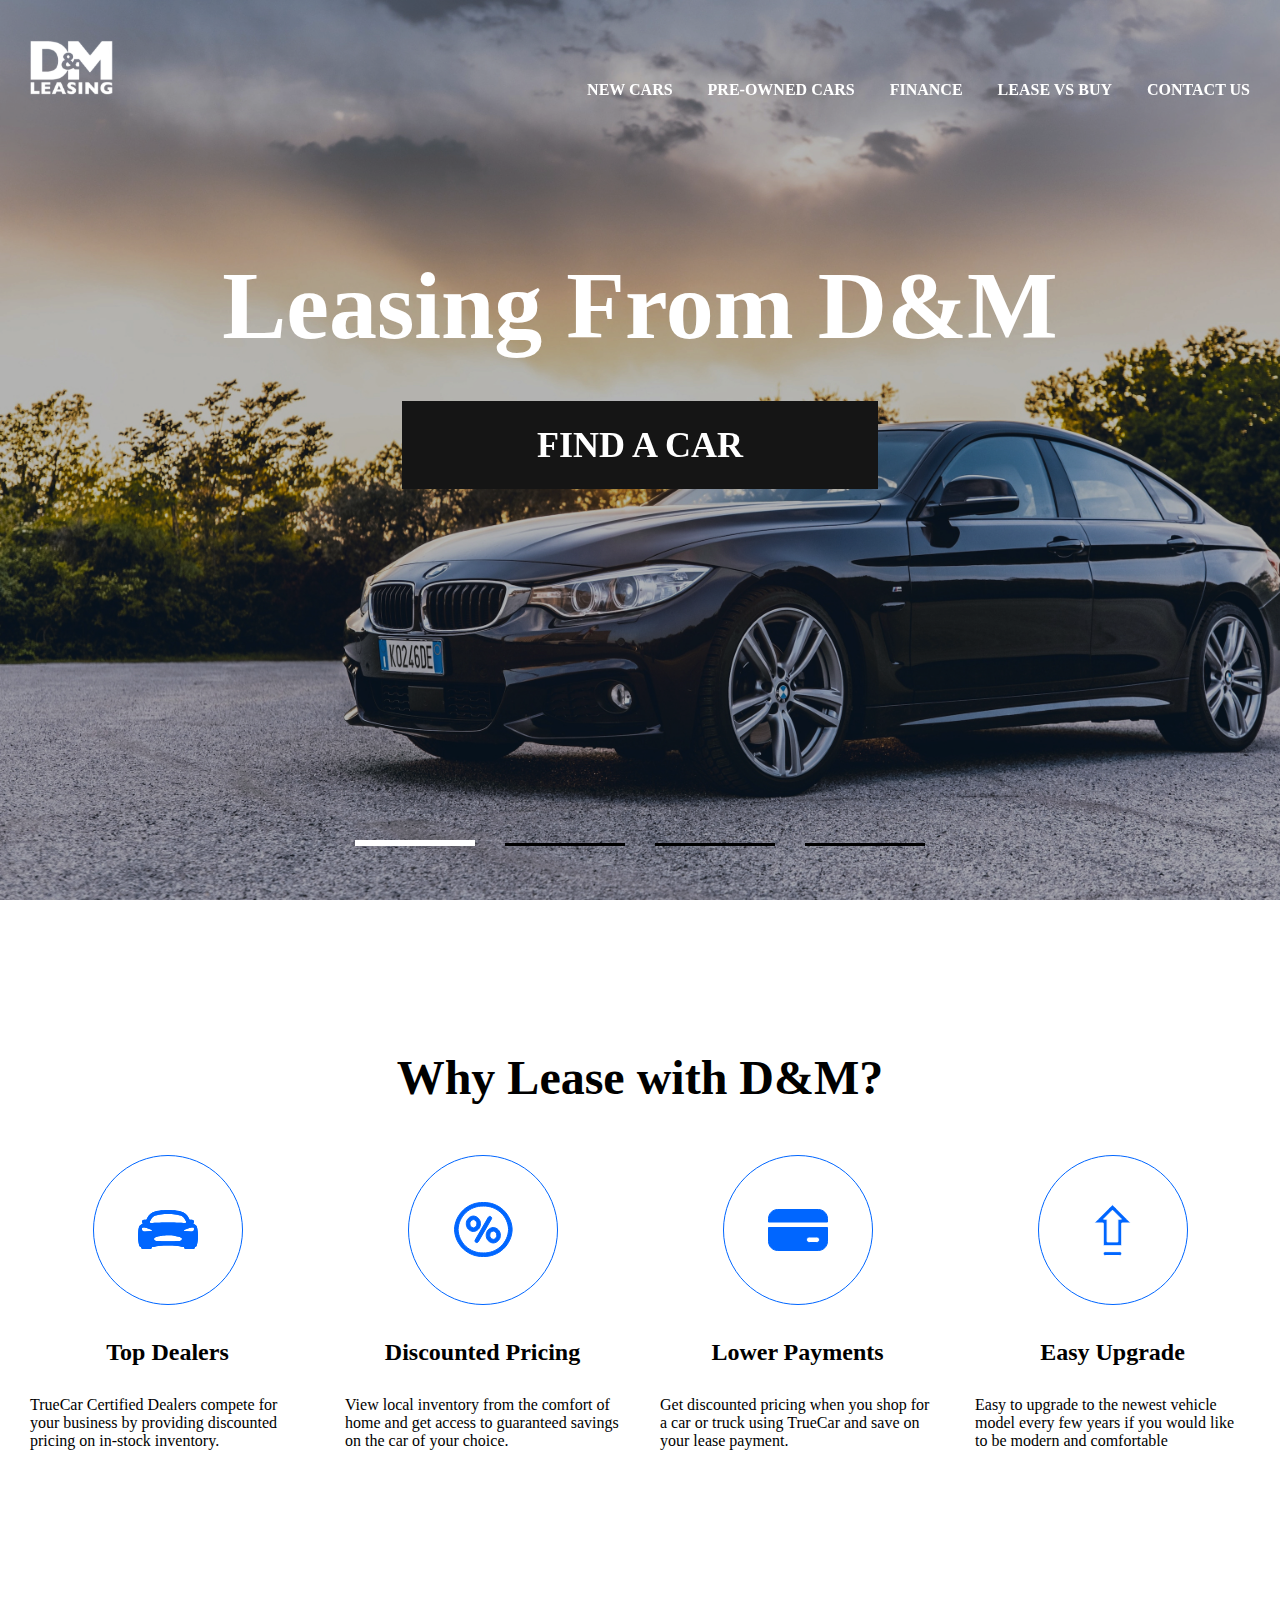
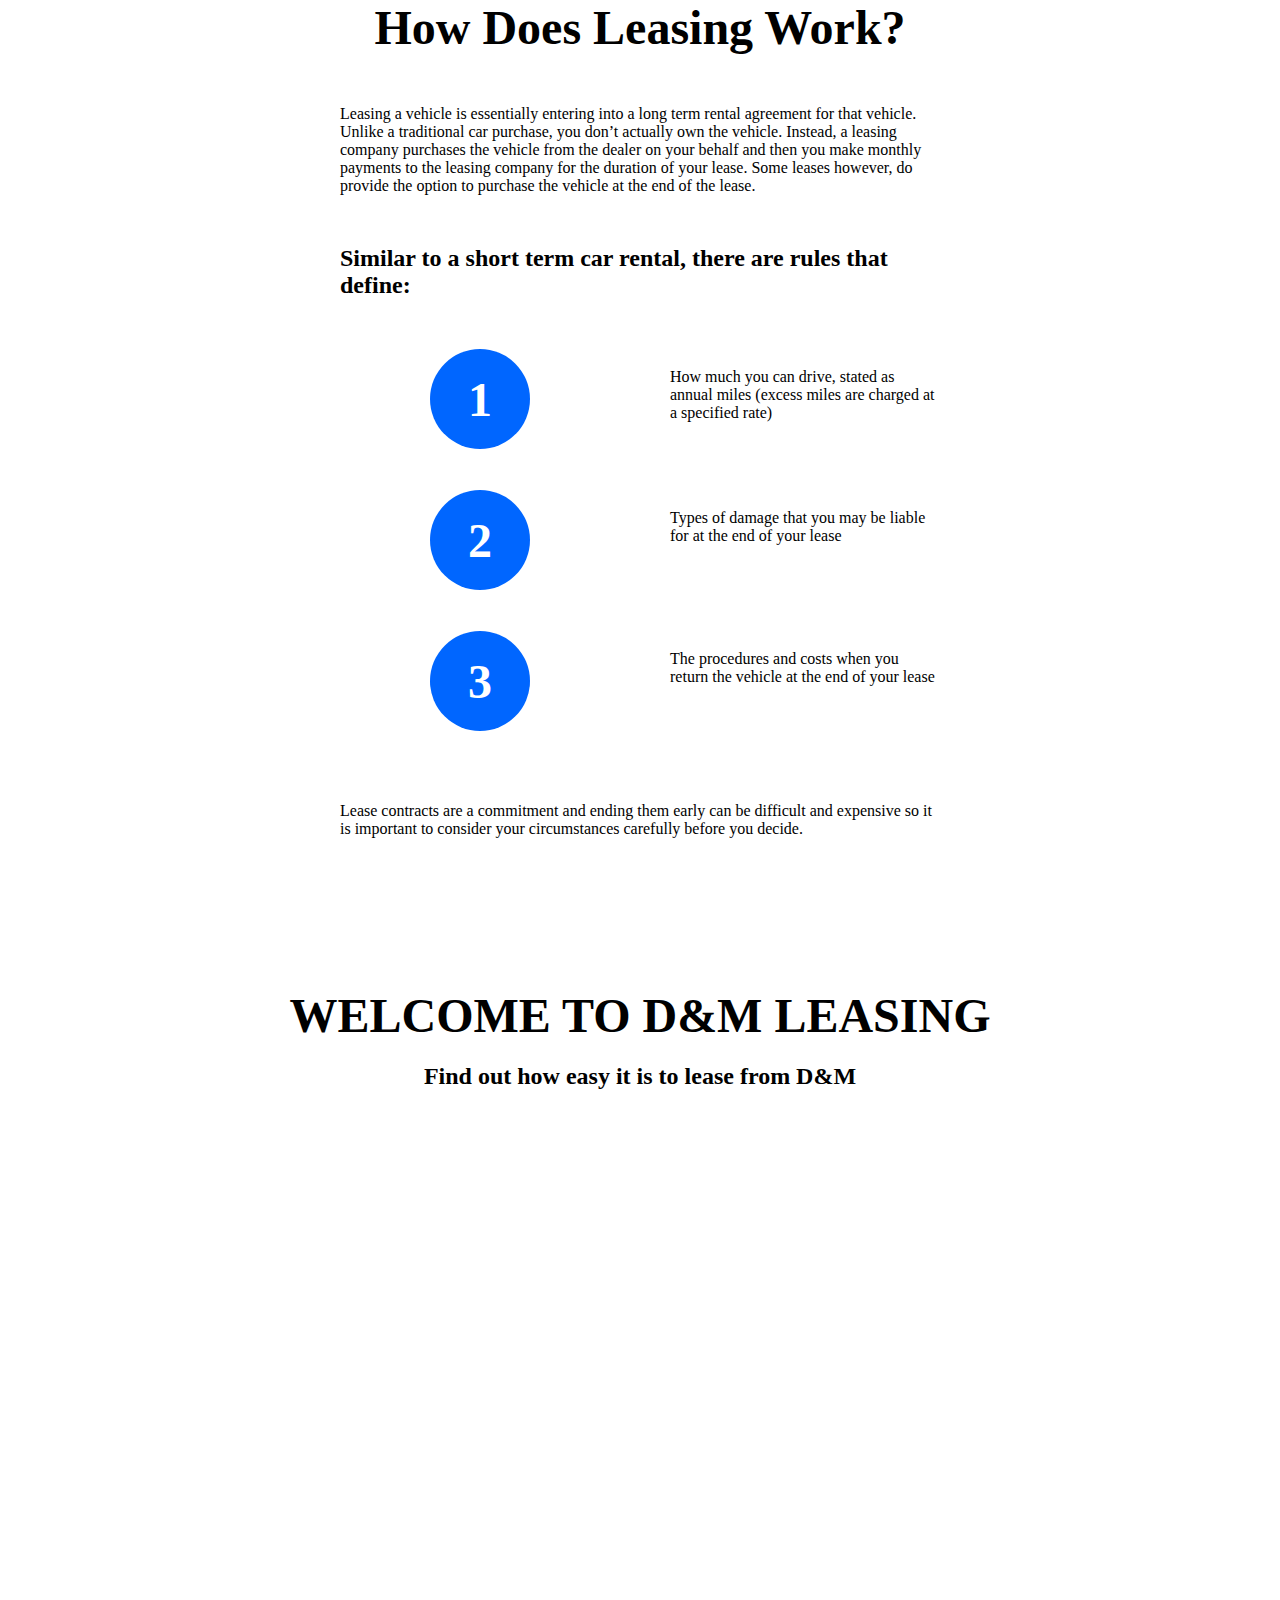
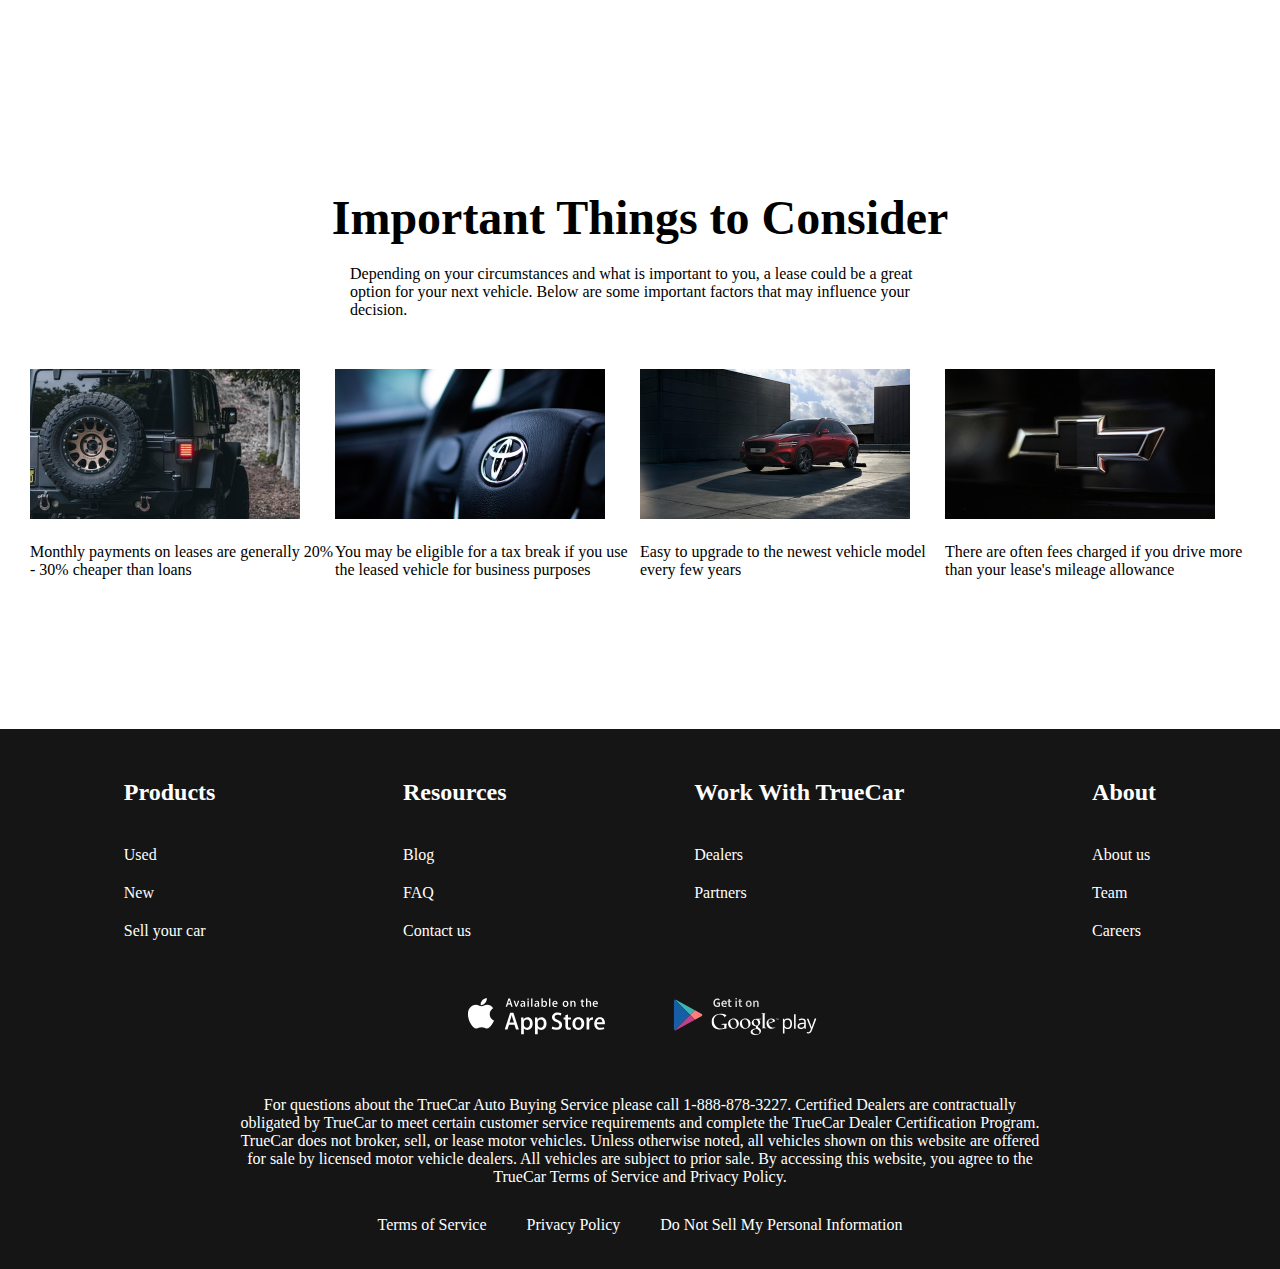
<file: lease cars/index.html>
<!DOCTYPE html>
<html lang="en">

<head>
    <meta charset="UTF-8">
    <meta http-equiv="X-UA-Compatible" content="IE=edge">
    <meta name="viewport" content="width=device-width, initial-scale=1.0">
    <title>Document</title>
    <link rel="preconnect" href="https://fonts.googleapis.com">
    <link rel="preconnect" href="https://fonts.gstatic.com" crossorigin>
    <link href="https://fonts.googleapis.com/css2?family=Inter:wght@400;700&display=swap" rel="stylesheet">
    <link rel="stylesheet" href="https://cdn.jsdelivr.net/npm/swiper@10/swiper-bundle.min.css">
    <link rel="stylesheet" href="css/style.css">
</head>

<body>
    <div class="wrapper">
        <header class="header header-main">
            <div class="container">
                <div class="header__inner">
                    <a href="index.html" class="logo">
                        <img class="logo__img" src="images/logo.svg" alt="">
                    </a>
                    <nav class="menu">
                        <button class="menu__btn">
                            <span></span>
                            <span></span>
                            <span></span>
                        </button>
                        <ul class="menu__list">
                            <li class="menu__list-item">
                                <a href="new-cars.html" class="menu__list-link">NEW CARS</a>
                            </li>
                            <li class="menu__list-item">
                                <a href="#" class="menu__list-link">PRE-OWNED CARS</a>
                            </li>
                            <li class="menu__list-item">
                                <a href="#" class="menu__list-link">FINANCE</a>
                            </li>
                            <li class="menu__list-item">
                                <a href="#" class="menu__list-link">LEASE VS BUY</a>
                            </li>
                            <li class="menu__list-item">
                                <a href="contacts.html" class="menu__list-link">CONTACT US</a>
                            </li>
                        </ul>
                    </nav>
                </div>
            </div>
        </header>
        <main class="main">
            <section class="top">
                <div class="container">
                    <h1 class="title">Leasing From D&M</h1>
                    <a href="new-cars.html" class="top__link">FIND A CAR</a>
                </div>
            </section>
            <div class="slider">
                <div class="swiper">
                    <div class="swiper-wrapper">
                        <div class="swiper-slide" style="background-image: url(images/slide-1.jpg);"></div>
                        <div class="swiper-slide" style="background-image: url(images/slide-1.jpg);"></div>
                        <div class="swiper-slide" style="background-image: url(images/slide-1.jpg);"></div>
                        <div class="swiper-slide" style="background-image: url(images/slide-1.jpg);"></div>
                    </div>
                    <div class="swiper-pagination"></div>
                </div>
            </div>
            <sectin class="why-lease">
                <div class="container">
                    <h2 class="section-title why-title">
                        Why Lease with D&M?
                    </h2>
                    <ul class="why-lease__list">
                        <li class="why-lease__item">
                            <img class="why-lease__item-img" src="images/why-lease-1.svg" alt="">
                            <h3 class="why-lease__title">
                                Top Dealers
                            </h3>
                            <p class="why-lease__item-text">
                                TrueCar Certified Dealers compete for your business by providing discounted pricing on
                                in-stock inventory.
                            </p>
                        </li>
                        <li class="why-lease__item">
                            <img class="why-lease__item-img" src="images/why-lease-2.svg" alt="">
                            <h3 class="why-lease__title">
                                Discounted Pricing
                            </h3>
                            <p class="why-lease__item-text">
                                View local inventory from the comfort of home and get access to guaranteed savings on
                                the car of your choice.
                            </p>
                        </li>
                        <li class="why-lease__item">
                            <img class="why-lease__item-img" src="images/why-lease-3.svg" alt="">
                            <h3 class="why-lease__title">
                                Lower Payments
                            </h3>
                            <p class="why-lease__item-text">
                                Get discounted pricing when you shop for a car or truck using TrueCar and save on your
                                lease payment.
                            </p>
                        </li>
                        <li class="why-lease__item">
                            <img class="why-lease__item-img" src="images/why-lease-4.svg" alt="">
                            <h3 class="why-lease__title">
                                Easy Upgrade
                            </h3>
                            <p class="why-lease__item-text">
                                Easy to upgrade to the newest vehicle model every few years if you would like to be
                                modern and comfortable
                            </p>
                        </li>
                    </ul>
                </div>
            </sectin>
            <section class="how-does">
                <div class="container">
                    <div class="how-does__inner">
                        <h2 class="section-title how-title">
                            How Does Leasing Work?
                        </h2>
                        <p class="how-does__text">
                            Leasing a vehicle is essentially entering into a long term rental agreement for that vehicle. Unlike a traditional car purchase, you don’t actually own the vehicle. Instead, a leasing company purchases the vehicle from the dealer on your behalf and then you make monthly payments to the leasing company for the duration of your lease. Some leases however, do provide the option to purchase the vehicle at the end of the lease.
                        </p>
                        <h4 class="how__does-title">Similar to a short term car rental, there are rules that define:</h4>
                        <ol class="how__does-list">
                            <li class="how__does-item">How much you can drive, stated as annual miles (excess miles are charged at a specified rate)</li>
                            <li class="how__does-item">Types of damage that you may be liable for at the end of your lease</li>
                            <li class="how__does-item">The procedures and costs when you return the vehicle at the end of your lease</li>
                        </ol>                        
                        <p class="how-does__text">
                            Lease contracts are a commitment and ending them early can be difficult and expensive so it is important to consider your circumstances carefully before you decide.
                        </p>
                    </div>
                </div>
            </section>
            <section class="video">
                <div class="container">
                    <h2 class="section-title video__title">WELCOME TO D&M LEASING</h2>
                    <p class="video__text">Find out how easy it is to lease from D&M</p>
                    <iframe class="video__content" width="1000" height="500" src="https://www.youtube.com/embed/ND0RQFNnYRM?controls=0" title="YouTube video player" frameborder="0" allow="accelerometer; autoplay; clipboard-write; encrypted-media; gyroscope; picture-in-picture; web-share" allowfullscreen></iframe>
                </div>
            </section>
            <section class="important">
                <div class="container">
                    <h2 class="section-title important-title">Important Things to Consider</h2>
                    <p class="important__text"> Depending on your circumstances and what is important to you, a lease could be a great option for your next vehicle. Below are some important factors that may influence your decision.</p>
                    <ul class="important__list">
                        <li class="important__item">
                            <img class="important__item-img" src="images/imp-1.jpg" alt="">
                            <p class="important__item-text">Monthly payments on leases are generally 20% - 30% cheaper than loans</p>
                        </li>
                        <li class="important__item">
                            <img class="important__item-img" src="images/imp-2.jpg" alt="">
                            <p class="important__item-text">You may be eligible for a tax break if you use the leased vehicle for business purposes</p>
                        </li>
                        <li class="important__item">
                            <img class="important__item-img" src="images/imp-3.jpg" alt="">
                            <p class="important__item-text">Easy to upgrade to the newest vehicle model every few years</p>
                        </li>
                        <li class="important__item">
                            <img class="important__item-img" src="images/imp-4.jpg" alt="">
                            <p class="important__item-text">There are often fees charged if you drive more than your lease's mileage allowance</p>
                        </li>
                    </ul>
                </div>
            </section>
        </main>
        <footer class="footer">
            <div class="container">
                <nav class="footer__menu">
                    <ul class="footer__menu-list">
                        <li class="footer__menu-item">
                            <p class="footer__menu-title">Products</p>
                        </li>
                        <li class="footer__menu-item"><a href="#" class="footer__menu-link">Used</a></li>
                        <li class="footer__menu-item"><a href="#" class="footer__menu-link">New</a></li>
                        <li class="footer__menu-item"><a href="#" class="footer__menu-link">Sell your car</a></li>
                    </ul>
                    <ul class="footer__menu-list">
                        <li class="footer__menu-item">
                            <p class="footer__menu-title">Resources</p>
                        </li>
                        <li class="footer__menu-item"><a href="#" class="footer__menu-link">Blog</a></li>
                        <li class="footer__menu-item"><a href="#" class="footer__menu-link">FAQ</a></li>
                        <li class="footer__menu-item"><a href="#" class="footer__menu-link">Contact us</a></li>
                    </ul>
                    <ul class="footer__menu-list">
                        <li class="footer__menu-item">
                            <p class="footer__menu-title">Work With TrueCar</p>
                        </li>
                        <li class="footer__menu-item"><a href="#" class="footer__menu-link">Dealers</a></li>
                        <li class="footer__menu-item"><a href="#" class="footer__menu-link">Partners</a></li>
                    </ul>
                    <ul class="footer__menu-list">
                        <li class="footer__menu-item">
                            <p class="footer__menu-title">About</p>
                        </li>
                        <li class="footer__menu-item"><a href="#" class="footer__menu-link">About us</a></li>
                        <li class="footer__menu-item"><a href="#" class="footer__menu-link">Team</a></li>
                        <li class="footer__menu-item"><a href="#" class="footer__menu-link">Careers</a></li>
                    </ul>
                </nav>
                <ul class="app">
                    <li class="app__item">
                        <a href="#" class="app__item-link">
                            <img class="app__item-img" src="images/appstore.svg" alt="">
                        </a>
                    </li>
                    <li class="app__item">
                        <a href="#" class="app__item-link">
                            <img class="app__item-img" src="images/googleplay.svg" alt="">
                        </a>
                    </li>
                </ul>
                <div class="footer__copy">
                    <p class="footer__copy-text">
                        For questions about the TrueCar Auto Buying Service please call 1-888-878-3227.
                        Certified Dealers are contractually obligated by TrueCar to meet certain customer service
                        requirements and complete the TrueCar Dealer Certification Program.
                    </p>
                    <p class="footer__copy-text">
                        TrueCar does not broker, sell, or lease motor vehicles. Unless otherwise noted, all vehicles
                        shown on this website are offered for sale by licensed motor vehicle dealers. All vehicles are
                        subject to prior sale. By accessing this website, you agree to the TrueCar Terms of Service and
                        Privacy Policy.
                    </p>
                </div>
                <nav class="copy__nav">
                    <ul class="copy__nav-list">
                        <li class="copy__nav-item"><a href="#" class="copy__nav-link">Terms of Service</a></li>
                        <li class="copy__nav-item"><a href="#" class="copy__nav-link">Privacy Policy</a></li>
                        <li class="copy__nav-item"><a href="#" class="copy__nav-link">Do Not Sell My Personal
                                Information</a></li>

                    </ul>
                </nav>
            </div>
        </footer>
    </div>
    <script src="https://cdn.jsdelivr.net/npm/swiper@10/swiper-bundle.min.js"></script>
    <script src="js/main.js"></script>
</body>

</html>
</file>
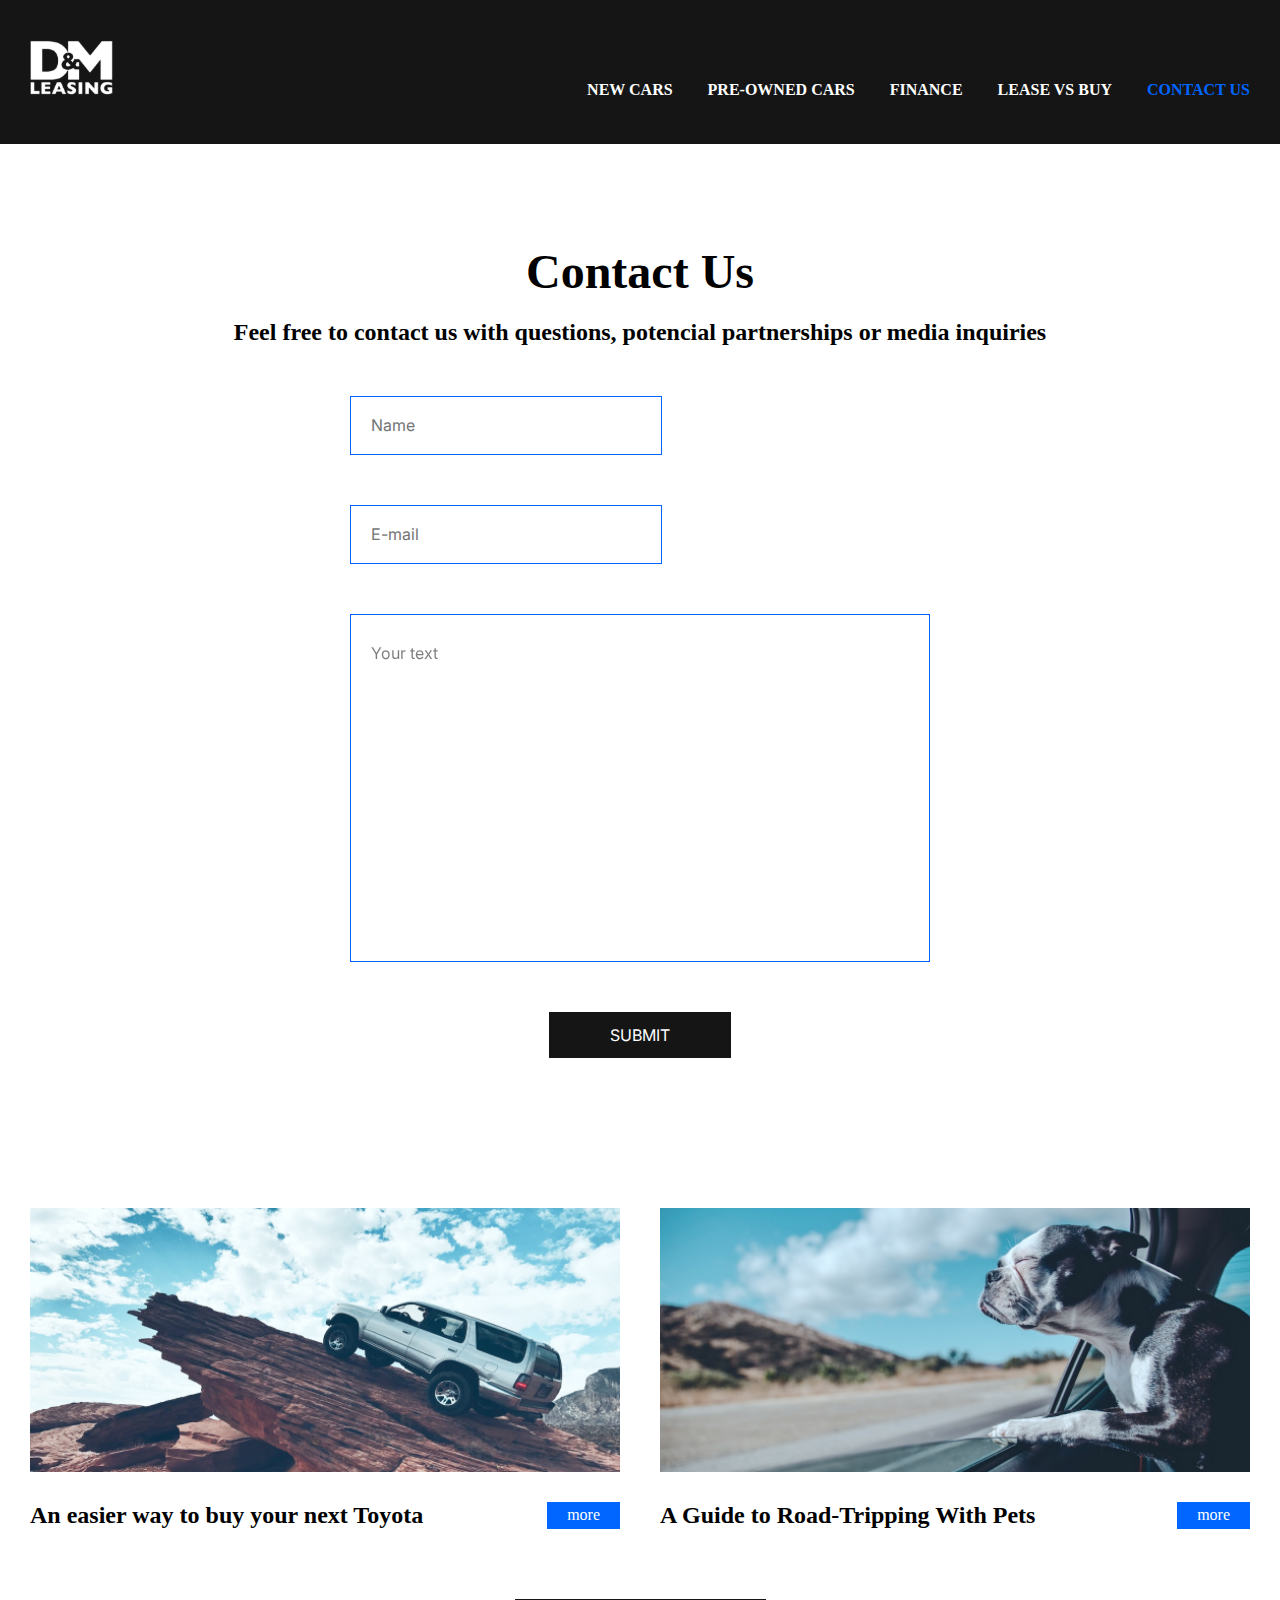
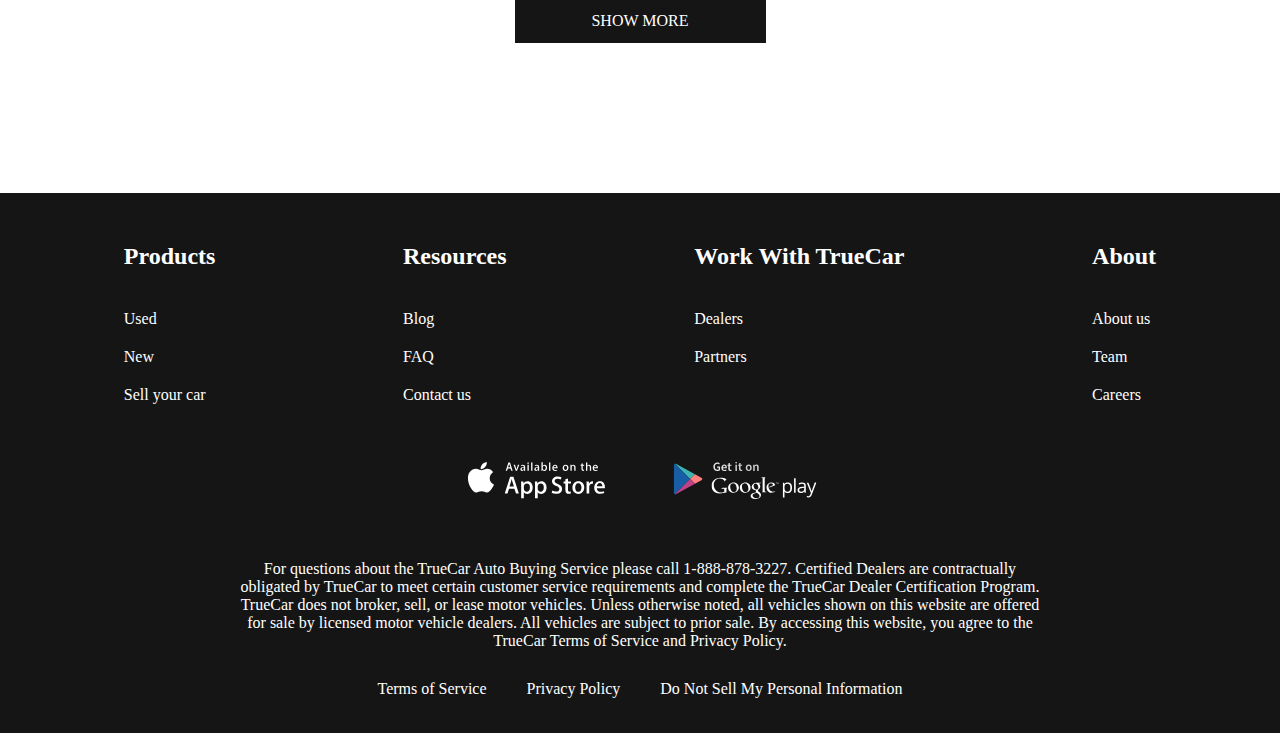
<file: lease cars/contacts.html>
<!DOCTYPE html>
<html lang="en">
<head>
    <meta charset="UTF-8">
    <meta http-equiv="X-UA-Compatible" content="IE=edge">
    <meta name="viewport" content="width=device-width, initial-scale=1.0">
    <title>Document</title>
    <link rel="preconnect" href="https://fonts.googleapis.com">
    <link rel="preconnect" href="https://fonts.gstatic.com" crossorigin>
    <link href="https://fonts.googleapis.com/css2?family=Inter:wght@400;700&display=swap" rel="stylesheet">
    <link rel="stylesheet" href="css/style.css">
</head>
<body>
    <div class="wrapper">
        <header class="header">
            <div class="container">
                <div class="header__inner">
                    <a href="index.html" class="logo">
                        <img class="logo__img" src="images/logo.svg" alt="">
                    </a>
                    <nav class="menu">
                        <button class="menu__btn">
                            <span></span>
                            <span></span>
                            <span></span>
                        </button>
                        <ul class="menu__list">
                            <li class="menu__list-item">
                                <a href="new-cars.html" class="menu__list-link">NEW CARS</a>
                            </li>
                            <li class="menu__list-item">
                                <a href="#" class="menu__list-link">PRE-OWNED CARS</a>
                            </li>
                            <li class="menu__list-item">
                                <a href="#" class="menu__list-link">FINANCE</a>
                            </li>
                            <li class="menu__list-item">
                                <a href="#" class="menu__list-link">LEASE VS BUY</a>
                            </li>
                            <li class="menu__list-item">
                                <a href="#" class="menu__list-link menu__list-link--active">CONTACT US</a>
                            </li>
                        </ul>
                    </nav>
                </div>
            </div>
        </header>
        <main class="main">
            <section class="contacts">
                <div class="container">
                    <h2 class="section-title contacts__title">Contact Us</h2>
                    <p class="contacts__text">Feel free to contact us with questions, potencial partnerships or media inquiries</p>
                    <form action="" class="form">
                        <input type="text" class="form__input" placeholder="Name">
                        <input type="email" class="form__input" placeholder="E-mail">
                        <textarea name="" id="" cols="30" rows="10" class="form__textarea" placeholder="Your text"></textarea>
                        <button class="form__btn" type="submit">SUBMIT</button>
                    </form>
                </div>
            </section>
            <section class="blog">
                <div class="container">
                    <div class="blog__items">
                        <div class="blog__item">
                            <img src="images/blog-1.jpg" alt="" class="blog__item-img">
                            <h4 class="blog__item-title">An easier way to buy your next Toyota</h4>
                            <a href="" class="blog__item-link">more</a>
                        </div>
                        <div class="blog__item">
                            <img src="images/blog-2.jpg" alt="" class="blog__item-img">
                            <h4 class="blog__item-title">A Guide to Road-Tripping With Pets</h4>
                            <a href="" class="blog__item-link">more</a>
                        </div>
                    </div>
                    <a href="#" class="showmore-link">SHOW MORE</a>
                </div>
            </section>
        </main>
        <footer class="footer">
            <div class="container">
                <nav class="footer__menu">
                    <ul class="footer__menu-list">
                        <li class="footer__menu-item"><p class="footer__menu-title">Products</p></li>
                        <li class="footer__menu-item"><a href="#" class="footer__menu-link">Used</a></li>
                        <li class="footer__menu-item"><a href="#" class="footer__menu-link">New</a></li>
                        <li class="footer__menu-item"><a href="#" class="footer__menu-link">Sell your car</a></li>
                    </ul>
                    <ul class="footer__menu-list">
                        <li class="footer__menu-item"><p class="footer__menu-title">Resources</p></li>
                        <li class="footer__menu-item"><a href="#" class="footer__menu-link">Blog</a></li>
                        <li class="footer__menu-item"><a href="#" class="footer__menu-link">FAQ</a></li>
                        <li class="footer__menu-item"><a href="#" class="footer__menu-link">Contact us</a></li>
                    </ul>
                    <ul class="footer__menu-list">
                        <li class="footer__menu-item"><p class="footer__menu-title">Work With TrueCar</p></li>
                        <li class="footer__menu-item"><a href="#" class="footer__menu-link">Dealers</a></li>
                        <li class="footer__menu-item"><a href="#" class="footer__menu-link">Partners</a></li>
                    </ul>
                    <ul class="footer__menu-list">
                        <li class="footer__menu-item"><p class="footer__menu-title">About</p></li>
                        <li class="footer__menu-item"><a href="#" class="footer__menu-link">About us</a></li>
                        <li class="footer__menu-item"><a href="#" class="footer__menu-link">Team</a></li>
                        <li class="footer__menu-item"><a href="#" class="footer__menu-link">Careers</a></li>
                    </ul>
                </nav>
                <ul class="app">
                    <li class="app__item">
                        <a href="#" class="app__item-link">
                            <img class="app__item-img" src="images/appstore.svg" alt="">
                        </a>
                    </li>
                    <li class="app__item">
                        <a href="#" class="app__item-link">
                            <img class="app__item-img" src="images/googleplay.svg" alt="">
                        </a>
                    </li>
                </ul>
                <div class="footer__copy">
                    <p class="footer__copy-text">
                        For questions about the TrueCar Auto Buying Service please call 1-888-878-3227.
                        Certified Dealers are contractually obligated by TrueCar to meet certain customer service requirements and complete the TrueCar Dealer Certification Program.
                    </p>
                    <p class="footer__copy-text">
                        TrueCar does not broker, sell, or lease motor vehicles. Unless otherwise noted, all vehicles shown on this website are offered for sale by licensed motor vehicle dealers. All vehicles are subject to prior sale. By accessing this website, you agree to the TrueCar  Terms of Service and Privacy Policy.
                    </p>
                </div>
                <nav class="copy__nav">
                    <ul class="copy__nav-list">
                        <li class="copy__nav-item"><a href="#" class="copy__nav-link">Terms of Service</a></li>
                        <li class="copy__nav-item"><a href="#" class="copy__nav-link">Privacy Policy</a></li>
                        <li class="copy__nav-item"><a href="#" class="copy__nav-link">Do Not Sell My Personal Information</a></li>

                    </ul>
                </nav>
            </div>
        </footer>
    </div>
    <script src="js/main.js"></script>
</body>
</html>
</file>
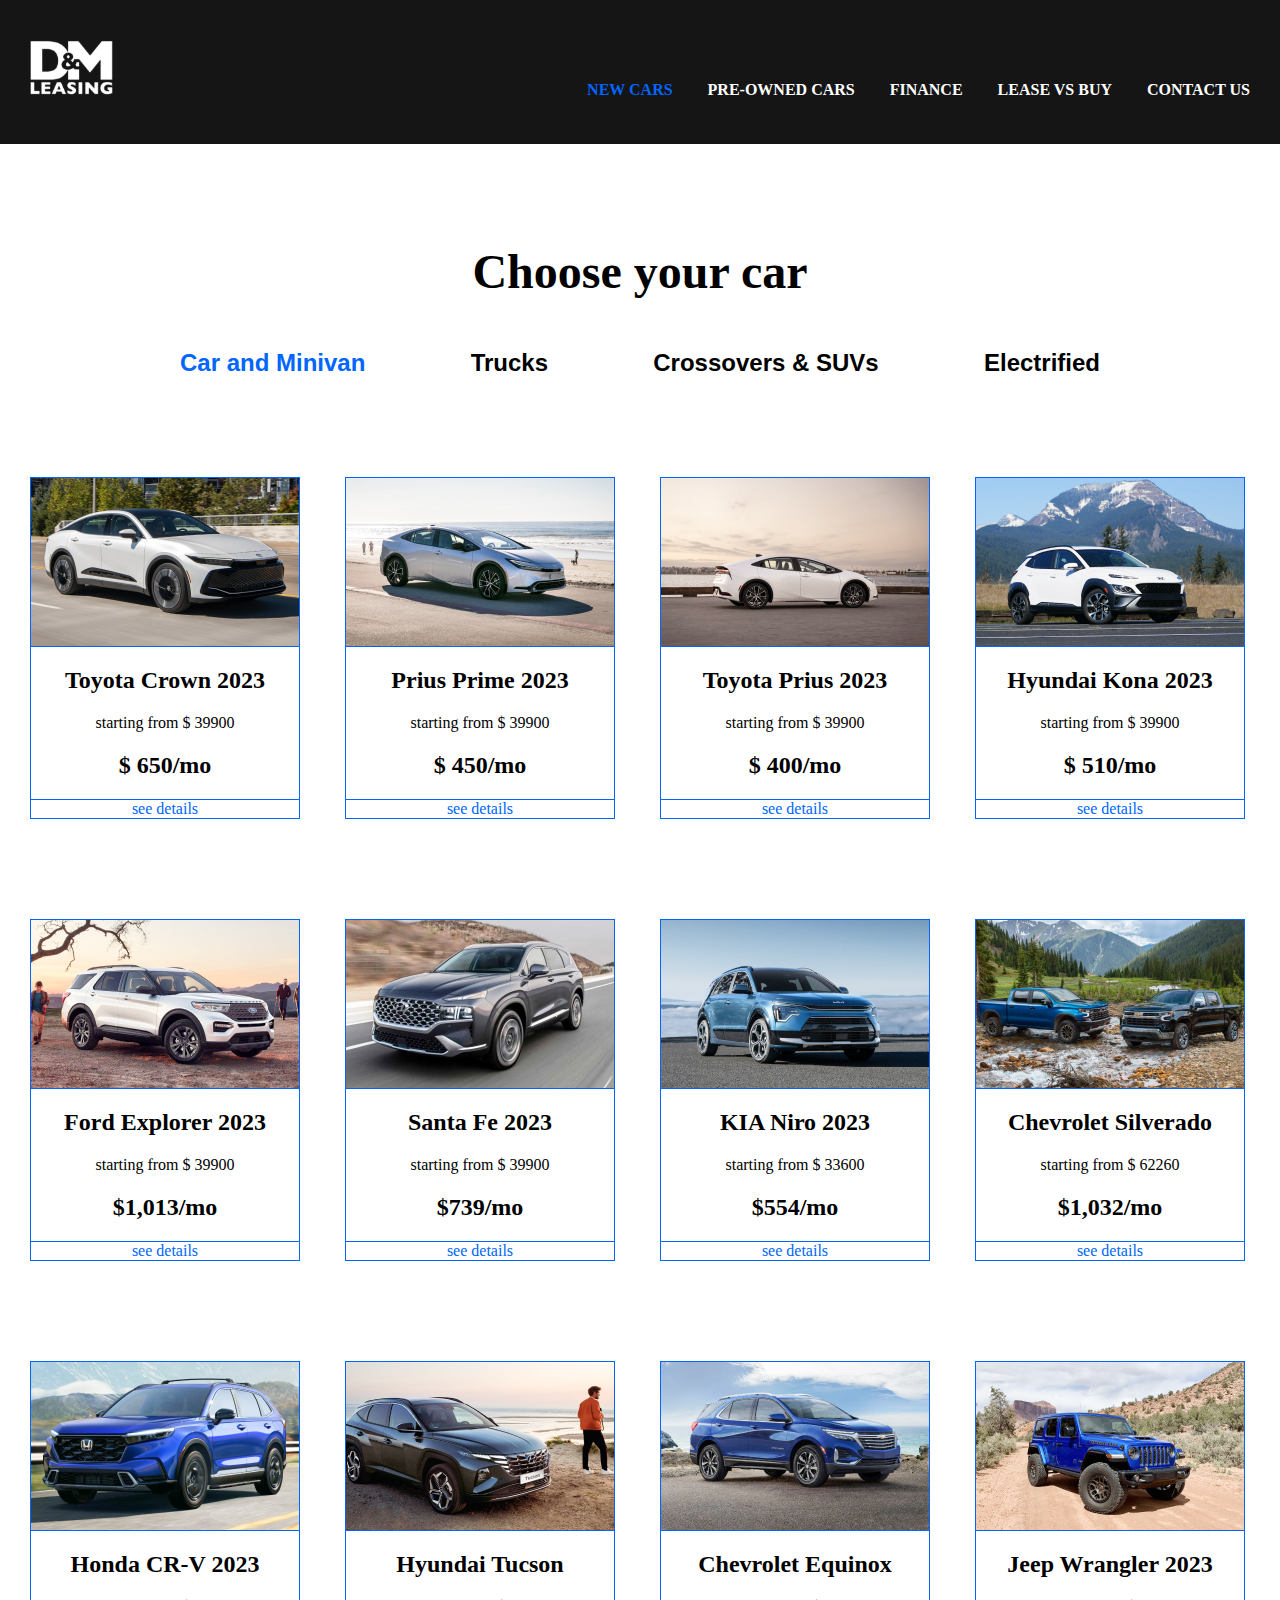
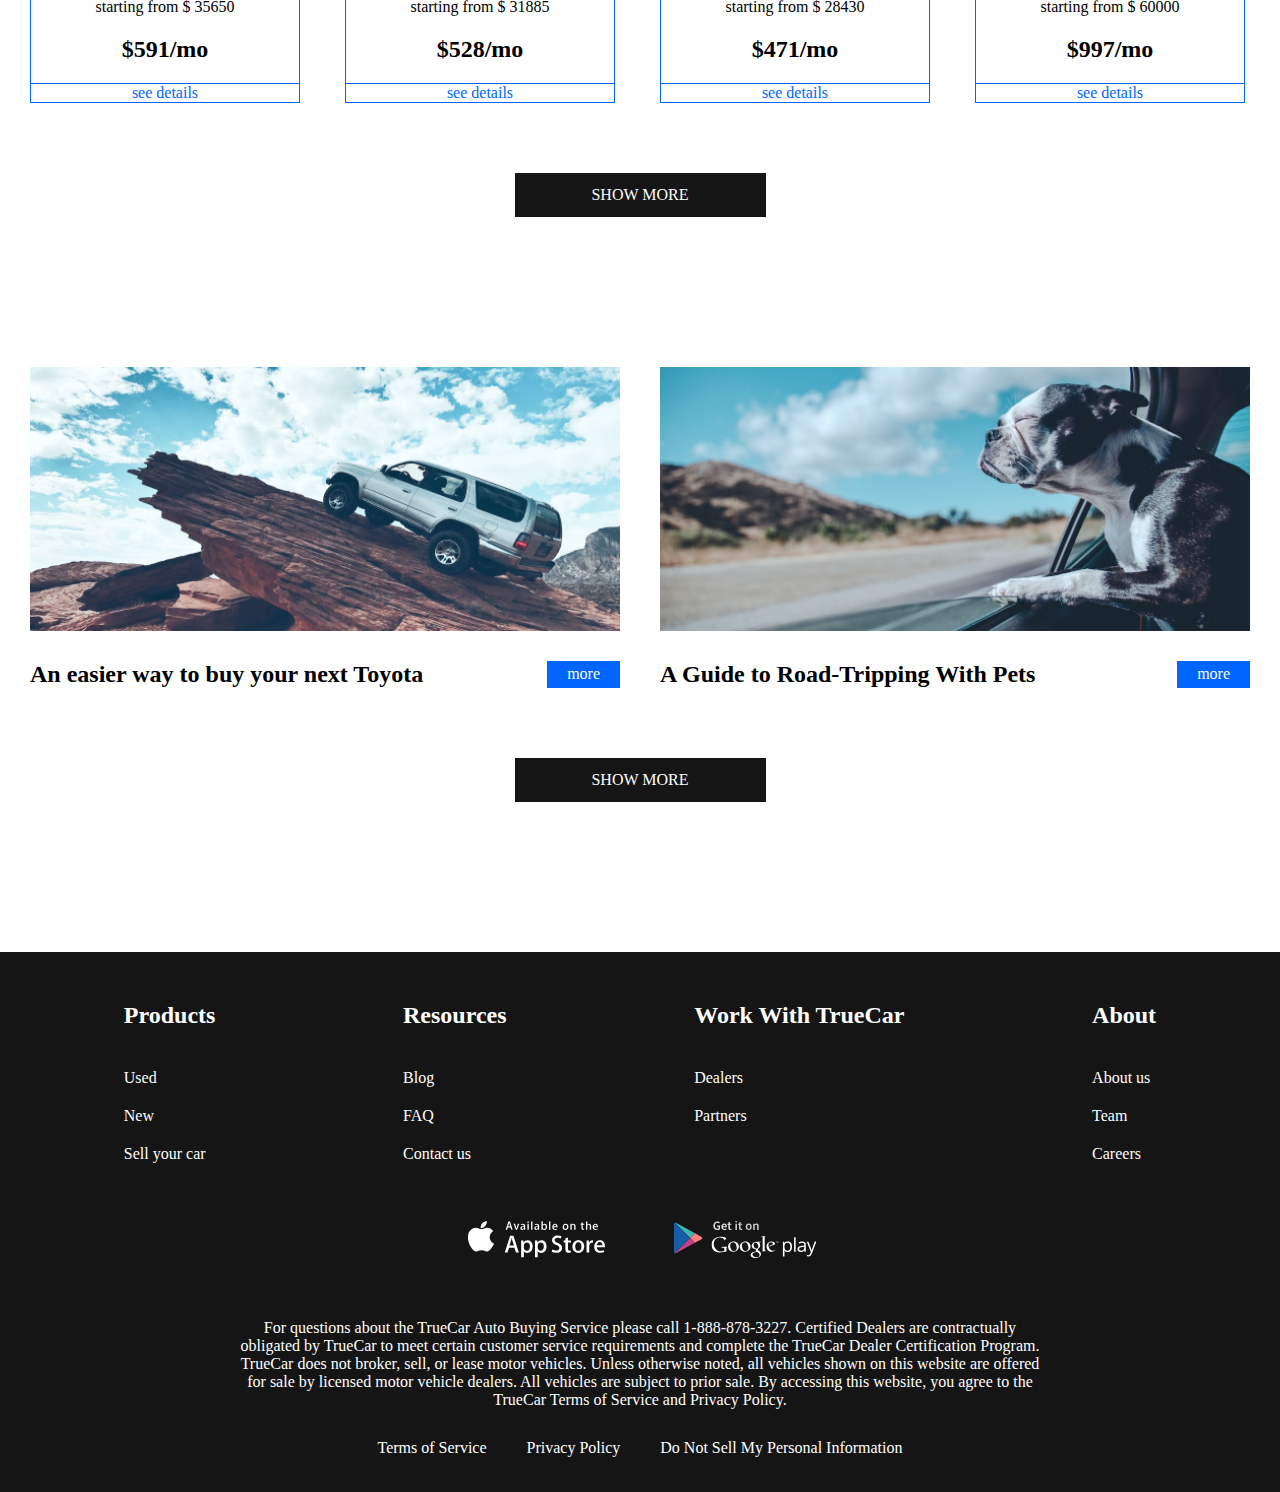
<file: lease cars/new-cars.html>
<!DOCTYPE html>
<html lang="en">
<head>
    <meta charset="UTF-8">
    <meta http-equiv="X-UA-Compatible" content="IE=edge">
    <meta name="viewport" content="width=device-width, initial-scale=1.0">
    <title>Document</title>
    <link rel="preconnect" href="https://fonts.googleapis.com">
    <link rel="preconnect" href="https://fonts.gstatic.com" crossorigin>
    <link href="https://fonts.googleapis.com/css2?family=Inter:wght@400;700&display=swap" rel="stylesheet">
    <link rel="stylesheet" href="css/style.css">
</head>
<body>
    <div class="wrapper">
        <header class="header">
            <div class="container">
                <div class="header__inner">
                    <a href="index.html" class="logo">
                        <img class="logo__img" src="images/logo.svg" alt="">
                    </a>
                    <nav class="menu">
                        <button class="menu__btn">
                            <span></span>
                            <span></span>
                            <span></span>
                        </button>
                        <ul class="menu__list">
                            <li class="menu__list-item">
                                <a href="#" class="menu__list-link menu__list-link--active">NEW CARS</a>
                            </li>
                            <li class="menu__list-item">
                                <a href="#" class="menu__list-link">PRE-OWNED CARS</a>
                            </li>
                            <li class="menu__list-item">
                                <a href="#" class="menu__list-link">FINANCE</a>
                            </li>
                            <li class="menu__list-item">
                                <a href="#" class="menu__list-link">LEASE VS BUY</a>
                            </li>
                            <li class="menu__list-item">
                                <a href="contacts.html" class="menu__list-link">CONTACT US</a>
                            </li>
                        </ul>
                    </nav>
                </div>
            </div>
        </header>
        <main class="main">
            <section class="choose">
                <div class="container">
                    <h2 class="section-title">Choose your car</h2>
                    <div class="tabs">
                        <div class="tabs__btn">
                            <button class="tabs__btn-item tabs__btn-item--active" data-button="content-1">Car and Minivan</button>
                            <button class="tabs__btn-item" data-button="content-2">Trucks</button>
                            <button class="tabs__btn-item" data-button="content-3">Crossovers & SUVs</button>
                            <button class="tabs__btn-item" data-button="content-4">Electrified</button>
                        </div>
                        <div class="tabs__content">
                            <div class="tabs__content-item tabs__content-item--active" id="content-1">
                                <div class="card">
                                    <img src="images/card-1.jpg" alt="" class="card__img">
                                    <div class="card__content">
                                        <h4 class="card__title">Toyota Crown 2023</h4>
                                        <p class="card__text">starting from $ 39900</p>
                                        <p class="card__price">$ 650/mo</p>
                                    </div>
                                    <a href="#" class="card__link">see details</a>
                                </div>
                                <div class="card">
                                    <img src="images/card-2.jpg" alt="" class="card__img">
                                    <div class="card__content">
                                        <h4 class="card__title">Prius Prime 2023</h4>
                                        <p class="card__text">starting from $ 39900</p>
                                        <p class="card__price">$ 450/mo</p>
                                    </div>
                                    <a href="#" class="card__link">see details</a>
                                </div>
                                <div class="card">
                                    <img src="images/card-3.jpg" alt="" class="card__img">
                                    <div class="card__content">
                                        <h4 class="card__title">Toyota Prius 2023</h4>
                                        <p class="card__text">starting from $ 39900</p>
                                        <p class="card__price">$ 400/mo</p>
                                    </div>
                                    <a href="#" class="card__link">see details</a>
                                </div>
                                <div class="card">
                                    <img src="images/card-4.jpg" alt="" class="card__img">
                                    <div class="card__content">
                                        <h4 class="card__title">Hyundai Kona 2023</h4>
                                        <p class="card__text">starting from $ 39900</p>
                                        <p class="card__price">$ 510/mo</p>
                                    </div>
                                    <a href="#" class="card__link">see details</a>
                                </div>
                                <div class="card">
                                    <img src="images/card-5.jpg" alt="" class="card__img">
                                    <div class="card__content">
                                        <h4 class="card__title">Ford Explorer 2023</h4>
                                        <p class="card__text">starting from $ 39900</p>
                                        <p class="card__price">$1,013/mo</p>
                                    </div>
                                    <a href="#" class="card__link">see details</a>
                                </div>
                                <div class="card">
                                    <img src="images/card-6.jpg" alt="" class="card__img">
                                    <div class="card__content">
                                        <h4 class="card__title">Santa  Fe 2023</h4>
                                        <p class="card__text">starting from $ 39900</p>
                                        <p class="card__price">$739/mo</p>
                                    </div>
                                    <a href="#" class="card__link">see details</a>
                                </div>
                                <div class="card">
                                    <img src="images/card-7.jpg" alt="" class="card__img">
                                    <div class="card__content">
                                        <h4 class="card__title">KIA Niro 2023</h4>
                                        <p class="card__text">starting from $ 33600</p>
                                        <p class="card__price">$554/mo</p>
                                    </div>
                                    <a href="#" class="card__link">see details</a>
                                </div>
                                <div class="card">
                                    <img src="images/card-8.jpg" alt="" class="card__img">
                                    <div class="card__content">
                                        <h4 class="card__title">Chevrolet Silverado</h4>
                                        <p class="card__text">starting from $ 62260</p>
                                        <p class="card__price">$1,032/mo</p>
                                    </div>
                                    <a href="#" class="card__link">see details</a>
                                </div>
                                <div class="card">
                                    <img src="images/card-9.jpg" alt="" class="card__img">
                                    <div class="card__content">
                                        <h4 class="card__title">Honda CR-V 2023</h4>
                                        <p class="card__text">starting from $ 35650</p>
                                        <p class="card__price">$591/mo</p>
                                    </div>
                                    <a href="#" class="card__link">see details</a>
                                </div>
                                <div class="card">
                                    <img src="images/card-10.jpg" alt="" class="card__img">
                                    <div class="card__content">
                                        <h4 class="card__title">Hyundai Tucson</h4>
                                        <p class="card__text">starting from $ 31885</p>
                                        <p class="card__price">$528/mo</p>
                                    </div>
                                    <a href="#" class="card__link">see details</a>
                                </div>
                                <div class="card">
                                    <img src="images/card-11.jpg" alt="" class="card__img">
                                    <div class="card__content">
                                        <h4 class="card__title">Chevrolet Equinox </h4>
                                        <p class="card__text">starting from $ 28430</p>
                                        <p class="card__price">$471/mo</p>
                                    </div>
                                    <a href="#" class="card__link">see details</a>
                                </div>
                                <div class="card">
                                    <img src="images/card-12.jpg" alt="" class="card__img">
                                    <div class="card__content">
                                        <h4 class="card__title">Jeep Wrangler 2023</h4>
                                        <p class="card__text">starting from $ 60000</p>
                                        <p class="card__price">$997/mo</p>
                                    </div>
                                    <a href="#" class="card__link">see details</a>
                                </div>
                            </div>
                            <div class="tabs__content-item" id="content-2">
                                <div class="card">
                                    <img src="images/card-1.jpg" alt="" class="card__img">
                                    <div class="card__content">
                                        <h4 class="card__title">Toyota Crown 2023</h4>
                                        <p class="card__text">starting from $ 39900</p>
                                        <p class="card__price">$ 650/mo</p>
                                    </div>
                                    <a href="#" class="card__link">see details</a>
                                </div>
                                <div class="card">
                                    <img src="images/card-2.jpg" alt="" class="card__img">
                                    <div class="card__content">
                                        <h4 class="card__title">Prius Prime 2023</h4>
                                        <p class="card__text">starting from $ 39900</p>
                                        <p class="card__price">$ 450/mo</p>
                                    </div>
                                    <a href="#" class="card__link">see details</a>
                                </div>
                                <div class="card">
                                    <img src="images/card-3.jpg" alt="" class="card__img">
                                    <div class="card__content">
                                        <h4 class="card__title">Toyota Prius 2023</h4>
                                        <p class="card__text">starting from $ 39900</p>
                                        <p class="card__price">$ 400/mo</p>
                                    </div>
                                    <a href="#" class="card__link">see details</a>
                                </div>
                                <div class="card">
                                    <img src="images/card-4.jpg" alt="" class="card__img">
                                    <div class="card__content">
                                        <h4 class="card__title">Hyundai Kona 2023</h4>
                                        <p class="card__text">starting from $ 39900</p>
                                        <p class="card__price">$ 510/mo</p>
                                    </div>
                                    <a href="#" class="card__link">see details</a>
                                </div>
                            </div>
                            <div class="tabs__content-item" id="content-3">
                                <div class="card">
                                    <img src="images/card-1.jpg" alt="" class="card__img">
                                    <div class="card__content">
                                        <h4 class="card__title">Toyota Crown 2023</h4>
                                        <p class="card__text">starting from $ 39900</p>
                                        <p class="card__price">$ 650/mo</p>
                                    </div>
                                    <a href="#" class="card__link">see details</a>
                                </div>
                                <div class="card">
                                    <img src="images/card-2.jpg" alt="" class="card__img">
                                    <div class="card__content">
                                        <h4 class="card__title">Prius Prime 2023</h4>
                                        <p class="card__text">starting from $ 39900</p>
                                        <p class="card__price">$ 450/mo</p>
                                    </div>
                                    <a href="#" class="card__link">see details</a>
                                </div>
                                <div class="card">
                                    <img src="images/card-3.jpg" alt="" class="card__img">
                                    <div class="card__content">
                                        <h4 class="card__title">Toyota Prius 2023</h4>
                                        <p class="card__text">starting from $ 39900</p>
                                        <p class="card__price">$ 400/mo</p>
                                    </div>
                                    <a href="#" class="card__link">see details</a>
                                </div>
                                <div class="card">
                                    <img src="images/card-4.jpg" alt="" class="card__img">
                                    <div class="card__content">
                                        <h4 class="card__title">Hyundai Kona 2023</h4>
                                        <p class="card__text">starting from $ 39900</p>
                                        <p class="card__price">$ 510/mo</p>
                                    </div>
                                    <a href="#" class="card__link">see details</a>
                                </div>
                                <div class="card">
                                    <img src="images/card-1.jpg" alt="" class="card__img">
                                    <div class="card__content">
                                        <h4 class="card__title">Toyota Crown 2023</h4>
                                        <p class="card__text">starting from $ 39900</p>
                                        <p class="card__price">$ 650/mo</p>
                                    </div>
                                    <a href="#" class="card__link">see details</a>
                                </div>
                                <div class="card">
                                    <img src="images/card-2.jpg" alt="" class="card__img">
                                    <div class="card__content">
                                        <h4 class="card__title">Prius Prime 2023</h4>
                                        <p class="card__text">starting from $ 39900</p>
                                        <p class="card__price">$ 450/mo</p>
                                    </div>
                                    <a href="#" class="card__link">see details</a>
                                </div>
                                <div class="card">
                                    <img src="images/card-3.jpg" alt="" class="card__img">
                                    <div class="card__content">
                                        <h4 class="card__title">Toyota Prius 2023</h4>
                                        <p class="card__text">starting from $ 39900</p>
                                        <p class="card__price">$ 400/mo</p>
                                    </div>
                                    <a href="#" class="card__link">see details</a>
                                </div>
                                <div class="card">
                                    <img src="images/card-4.jpg" alt="" class="card__img">
                                    <div class="card__content">
                                        <h4 class="card__title">Hyundai Kona 2023</h4>
                                        <p class="card__text">starting from $ 39900</p>
                                        <p class="card__price">$ 510/mo</p>
                                    </div>
                                    <a href="#" class="card__link">see details</a>
                                </div>
                            </div>
                            <div class="tabs__content-item" id="content-4">
                                <div class="card">
                                    <img src="images/card-1.jpg" alt="" class="card__img">
                                    <div class="card__content">
                                        <h4 class="card__title">Toyota Crown 2023</h4>
                                        <p class="card__text">starting from $ 39900</p>
                                        <p class="card__price">$ 650/mo</p>
                                    </div>
                                    <a href="#" class="card__link">see details</a>
                                </div>
                                <div class="card">
                                    <img src="images/card-2.jpg" alt="" class="card__img">
                                    <div class="card__content">
                                        <h4 class="card__title">Prius Prime 2023</h4>
                                        <p class="card__text">starting from $ 39900</p>
                                        <p class="card__price">$ 450/mo</p>
                                    </div>
                                    <a href="#" class="card__link">see details</a>
                                </div>
                                <div class="card">
                                    <img src="images/card-3.jpg" alt="" class="card__img">
                                    <div class="card__content">
                                        <h4 class="card__title">Toyota Prius 2023</h4>
                                        <p class="card__text">starting from $ 39900</p>
                                        <p class="card__price">$ 400/mo</p>
                                    </div>
                                    <a href="#" class="card__link">see details</a>
                                </div>
                                <div class="card">
                                    <img src="images/card-4.jpg" alt="" class="card__img">
                                    <div class="card__content">
                                        <h4 class="card__title">Hyundai Kona 2023</h4>
                                        <p class="card__text">starting from $ 39900</p>
                                        <p class="card__price">$ 510/mo</p>
                                    </div>
                                    <a href="#" class="card__link">see details</a>
                                </div>
                            </div>
                        </div>
                    </div>
                    <a href="#" class="showmore-link">SHOW MORE</a>
                </div>
            </section>
            <section class="blog">
                <div class="container">
                    <div class="blog__items">
                        <div class="blog__item">
                            <img src="images/blog-1.jpg" alt="" class="blog__item-img">
                            <h4 class="blog__item-title">An easier way to buy your next Toyota</h4>
                            <a href="" class="blog__item-link">more</a>
                        </div>
                        <div class="blog__item">
                            <img src="images/blog-2.jpg" alt="" class="blog__item-img">
                            <h4 class="blog__item-title">A Guide to Road-Tripping With Pets</h4>
                            <a href="" class="blog__item-link">more</a>
                        </div>
                    </div>
                    <a href="#" class="showmore-link">SHOW MORE</a>
                </div>
            </section>
        </main>
        <footer class="footer">
            <div class="container">
                <nav class="footer__menu">
                    <ul class="footer__menu-list">
                        <li class="footer__menu-item"><p class="footer__menu-title">Products</p></li>
                        <li class="footer__menu-item"><a href="#" class="footer__menu-link">Used</a></li>
                        <li class="footer__menu-item"><a href="#" class="footer__menu-link">New</a></li>
                        <li class="footer__menu-item"><a href="#" class="footer__menu-link">Sell your car</a></li>
                    </ul>
                    <ul class="footer__menu-list">
                        <li class="footer__menu-item"><p class="footer__menu-title">Resources</p></li>
                        <li class="footer__menu-item"><a href="#" class="footer__menu-link">Blog</a></li>
                        <li class="footer__menu-item"><a href="#" class="footer__menu-link">FAQ</a></li>
                        <li class="footer__menu-item"><a href="#" class="footer__menu-link">Contact us</a></li>
                    </ul>
                    <ul class="footer__menu-list">
                        <li class="footer__menu-item"><p class="footer__menu-title">Work With TrueCar</p></li>
                        <li class="footer__menu-item"><a href="#" class="footer__menu-link">Dealers</a></li>
                        <li class="footer__menu-item"><a href="#" class="footer__menu-link">Partners</a></li>
                    </ul>
                    <ul class="footer__menu-list">
                        <li class="footer__menu-item"><p class="footer__menu-title">About</p></li>
                        <li class="footer__menu-item"><a href="#" class="footer__menu-link">About us</a></li>
                        <li class="footer__menu-item"><a href="#" class="footer__menu-link">Team</a></li>
                        <li class="footer__menu-item"><a href="#" class="footer__menu-link">Careers</a></li>
                    </ul>
                </nav>
                <ul class="app">
                    <li class="app__item">
                        <a href="#" class="app__item-link">
                            <img class="app__item-img" src="images/appstore.svg" alt="">
                        </a>
                    </li>
                    <li class="app__item">
                        <a href="#" class="app__item-link">
                            <img class="app__item-img" src="images/googleplay.svg" alt="">
                        </a>
                    </li>
                </ul>
                <div class="footer__copy">
                    <p class="footer__copy-text">
                        For questions about the TrueCar Auto Buying Service please call 1-888-878-3227.
                        Certified Dealers are contractually obligated by TrueCar to meet certain customer service requirements and complete the TrueCar Dealer Certification Program.
                    </p>
                    <p class="footer__copy-text">
                        TrueCar does not broker, sell, or lease motor vehicles. Unless otherwise noted, all vehicles shown on this website are offered for sale by licensed motor vehicle dealers. All vehicles are subject to prior sale. By accessing this website, you agree to the TrueCar  Terms of Service and Privacy Policy.
                    </p>
                </div>
                <nav class="copy__nav">
                    <ul class="copy__nav-list">
                        <li class="copy__nav-item"><a href="#" class="copy__nav-link">Terms of Service</a></li>
                        <li class="copy__nav-item"><a href="#" class="copy__nav-link">Privacy Policy</a></li>
                        <li class="copy__nav-item"><a href="#" class="copy__nav-link">Do Not Sell My Personal Information</a></li>

                    </ul>
                </nav>
            </div>
        </footer>
    </div>
    <script src="js/main.js"></script>
</body>
</html>
</file>
<file: lease cars/css/style.css>
.html{
    box-sizing: border-box;
}
*,*::after,*::before {
    box-sizing: inherit;
    margin:0;
    padding: 0;
}
html,body{
    height: 100%;
}
ul{
    list-style: none;
}
a{
    text-decoration: none;
    color: inherit;
}
.section-title {
    margin-bottom: 50px;
    font-size: 48px;
    font-weight: 700;
    text-align: center;
}
.wrapper{
    min-height: 100%;
    display: flex;
    flex-direction: column;
}
.container {
    max-width: 1220px;
    margin: 0 auto;
    padding: 0 10px;
}
.body{
    font-family: 'Inter', sans-serif;
    font-size: 16px;
    font-weight: 400;
    line-height: 1.3;
}
/*----------------------------------*/
.header {
    background-color: #151515;
}
.header-main{
    background-color: transparent;
    position: absolute;
    z-index: 10;
    left: 0;
    right: 0;
}
.header__inner {
    padding-top: 40px;
    padding-bottom: 45px;
    display: flex;
    justify-content: space-between;
    align-items: flex-end;

}
.menu__list {
    display: flex;
    gap: 35px;
}
.menu__list-link {
    color: #fff;
    text-transform: uppercase;
    font-weight: 700;
}
.menu__list-link--active{
    color: #0066FF;
}
/*---------------------------------------------*/
.footer {
    background-color: #151515;
    padding-top: 50px;
    padding-bottom: 35px;
    color: #fff;
}
.footer__menu {
    display: flex;
    justify-content: space-around;
    margin-bottom: 50px;
}
.footer__menu-list {
    max-width: 250px;
}
.footer__menu-item + .footer__menu-item{
    padding-top: 20px;
}
.footer__menu-title {
    font-size: 24px;
    font-weight: 700;
    padding-bottom: 20px;
}
.app {
    display: flex;
    justify-content: center;
    gap: 40px;
    margin-bottom: 52px;
}
.footer__copy {
    max-width: 800px;
    margin: 0 auto 30px;
    text-align: center;
}
.copy__nav-list {
    display: flex;
    justify-content: center;
    gap: 40px;
}
/*----------------------------*/
.main{
    flex-grow: 1;
}
.top{
    color: #fff;
    text-align: center;
    padding-top: 250px;
    padding-bottom: 50px;
    position: absolute;
    z-index: 5;
    left: 0;
    right: 0;
}
.title{
    padding-bottom: 40px;
    font-size: 96px;
    font-weight: 700;
}
.top__link{
    background-color: #151515;
    padding: 23px;
    max-width: 430px;
    width: 100%;
    display: inline-block;
    text-transform: uppercase;
    font-size: 36px;
    font-weight: 700;
}
.swiper::after {
    content: '';
    background: rgba(21, 21, 21, .3);
    position: absolute;
    z-index: 5;
    left:0;
    right: 0;
    bottom: 0;
    top: 0;
}
.swiper-slide{
    background-repeat: no-repeat;
    background-size: cover;
    background-position: center;
    height: 100vh;
}
.swiper-pagination-bullet{
    width: 120px;
    height: 3px;
    border-color: #151515;
    border-radius: 0;
    opacity: 1;
    
}
.swiper-pagination-horizontal.swiper-pagination-bullets .swiper-pagination-bullet{
    margin: 0 15px;
}
.swiper-pagination-bullets.swiper-pagination-horizontal{
    bottom: 50px;
}
.swiper-pagination-bullet-active{
    height: 6px;
    background-color: #fff;
}
/*-----------------------------*/
.why-lease{
    padding: 150px 0;
}
.why-title{
    padding-top: 150px;
}
.why-lease__list {
    display: grid;
    grid-template-columns: repeat(4, 1fr);
    gap: 40px;
    /*padding-bottom: 150px;*/
    text-align: center;
}
.why-lease__item-img {
    margin-bottom: 30px;
}
.why-lease__title {
    margin-bottom: 30px;
    font-size: 24px;
    font-weight: 700;
}
.why-lease__item-text {
    text-align: left;
}
/*------------------------------*/
.how-does {
    padding-bottom: 150px;
}
.how-does__inner {
    max-width: 600px;
    margin: 0 auto;
}
.how-title{
    padding-top: 150px;
}
.how__does-title {
    font-size: 24px;
    font-weight: 700;
    padding-top: 50px;
}
.how__does-list {
    padding: 50px 0 70px;
    counter-reset: myCounter;
}
.how__does-item {
    list-style-type: none;
    width: 270px;
    position: relative;
    margin-left: auto;
    box-sizing: content-box;
    padding: 19px 0 19px 240px;
    min-height: 63px;
}
.how__does-item+.how__does-item{
    margin-top: 40px;
}
.how__does-item::before{
    counter-increment: myCounter;
    content: counter(myCounter);
    display: flex;
    justify-content: center;
    align-items: center;
    font-size: 48px;
    font-weight: 700;
    background-color: #06f;
    width: 100px;
    height: 100px;
    border-radius: 50%;
    color: #fff;
    position: absolute;
    left: 0;
    top: 0;
}
/*-----------------------------------------*/
.video {
    padding-bottom: 150px;
}
.video__title {
    padding-top: 0px;
    margin-bottom: 20px;
}
.video__text {
    font-size: 24px;
    font-weight: 700;
    margin-bottom: 50px;
    text-align: center;
}
.video__content{
    margin: 0 auto;
    display: block;
}
/*-------------------------------*/
.important {
    padding-bottom: 150px;
}
.important-title {
    margin-bottom: 20px;
}
.important__text {
    max-width: 580px;
    margin: 0 auto 50px;
}
.important__list {
    display: grid;
    grid-template-columns: repeat(4, 1fr);
}
.important__item-img {
    margin-bottom: 20px;
}
/*--------------------------*/
.contacts {
    padding: 100px 0 150px;
}
.contacts__title {
    margin-bottom: 20px;
}
.contacts__text {
    text-align: center;
    font-weight: 700;
    font-size: 24px;
    margin-bottom: 50px;
    padding: 0 100px;
}
.form {
    max-width:580px;
    margin: 0 auto;
    display:flex;
    justify-content: space-between;
    flex-wrap: wrap;
}
.form__input {
    width: 270px;
    padding: 18px 20px;
    display: inline-block;
    border: 1px solid #0066FF;
    margin-bottom: 50px;
    font-family: 'Inter', sans-serif;
    font-size: 16px;
    font-weight: 400;
    line-height: 1.3;
    color: #000;
}
.form__input ::placeholder, .form__textarea::placeholder{
    font-family: 'Inter', sans-serif;
    font-size: 16px;
    font-weight: 400;
    line-height: 1.3;
    color: #000;
    opacity: 0.5;
}
.form__textarea {
    width: 100%;
    resize: none;
    padding: 28px 20px;
    height: 290px;
    border: 1px solid #0066FF;
    font-family: 'Inter', sans-serif;
    font-size: 16px;
    font-weight: 400;
    line-height: 1.3;
    color: #000;
    margin-bottom: 50px;
}
.form__btn {
    text-transform: uppercase;
    color: #fff;
    background-color: #151515;
    font-family: 'Inter', sans-serif;
    font-size: 16px;
    font-weight: 400;
    padding: 13px 61px;
    margin: 0 auto;
    border: none;
}
/*---------------------------------*/
.blog {
    padding-bottom: 150px;
}
.blog__items {
    display: grid;
    grid-template-columns: repeat(2, 1fr);
    gap: 40px;
    margin-bottom: 70px;
}
.blog__item {
    display: flex;
    justify-content: space-between;
    flex-wrap: wrap;
}
.blog__item-img {
    margin-bottom: 30px;
    width: 100%;
}
.blog__item-title {
    flex-basis: 446px;
    font-size: 24px;
    font-weight: 700;
}
.blog__item-link {
    color: #fff;
    background-color: #0066FF;
    padding: 4px 20px;
}
.showmore-link{
    text-transform: uppercase;
    background-color: #151515;
    padding: 13px;
    color: #fff;
    width: 225px;
    margin: 0 auto;
    text-align: center;
    display: block;
}
/*-----------------------------------*/
.choose {
    padding: 100px 0 150px;
}
.tabs{
    margin-bottom: 70px;
}
.tabs__btn {
    padding: 0 150px 100px;
    display: flex;
    justify-content: space-between;
    gap: 80px;
}
.tabs__btn-item {
    font-size: 24px;
    font-weight: 700;
    cursor: pointer;
    border: none;
    background-color: transparent;
    padding: 0;
}
.tabs__btn-item--active{
    color: #0066FF;
    
}
.tabs__content-item {
    display: none;
    grid-template-columns: repeat(4, 1fr);
    gap: 100px 40px;
}
.tabs__content-item.tabs__content-item--active{
    display: grid;
}
.card {
    text-align: center;
    width: 270px;
}
.card__img {
    display: block;
    width: 100%;
}
.card__content{
    padding: 0 5px;
    border: 1px solid #0066FF;
    border-top: 0;
}
.card__title {
    padding-top: 20px;
    font-size: 24px;
    font-weight: 700;
    margin-bottom: 20px;
}
.card__text {
    margin-bottom: 20px;
}
.card__price {
    margin-bottom: 20px;
    font-weight: 700;
    font-size: 24px;
}
.card__link {
    display: block;
    color: #0066FF;
    border: 1px solid #0066FF;
    border-top: 0;
}
.menu__btn{
    width: 30px;
    height: 20px;
    display: flex;
    flex-direction: column;
    justify-content: space-between;
    padding: 0;
    border: none;
    background-color: transparent;
    cursor: pointer;
    display: none;
}
.menu__btn span{
    height: 2px;
    background-color: #fff;
    width: 100%;
}
/*------------------------------------------*/
@media (max-width: 1180px){
    .important__list{
        gap: 30px 20px;
    }
    .important__item-img{
        width:100%;
    }
    .tabs__content-item{
        grid-template-columns: repeat(3, 1fr);
    }
}
@media (max-width: 1040px){
    .video__content{
        width: 100%;
    }
    .tabs__btn{
        padding: 0 0 50px;
        gap: 20px;
    }
}
@media (max-width: 860px){
    .menu__btn{
        display: flex;
    }
    .menu__btn,
    .logo{
        position: relative;
        z-index: 10;
    }
    .menu__list{
        position: absolute;
        z-index: 5;
        background-color: #151515;
        flex-direction: column;
        align-items: center;
        top: 0;
        left: 0;
        right: 0;
        bottom: 0;
        padding-top: 200px;
        height: 100vh;
        transform: translateY(-100%);
        transition: transform .3s ease;
    }
    .menu__list.menu__list--active{
        transform: translateY(0%);
    }
    .why-lease__list{
        grid-template-columns: repeat(2,1fr);
        gap: 20px;
    }
    .important__list{
        grid-template-columns: repeat(2,1fr);
    }
    .tabs__content-item{
        grid-template-columns: repeat(2, 1fr);
    }
}
@media (max-width: 768px){
    .title{
        font-size: 70px;
    }
    .top__link{
        padding: 16px;
        max-width: 360px;
        font-size: 28px;
    }
    .swiper-pagination-bullet{
        width: 60px;
    }
    .swiper-pagination-bullet-active{
        height: 4px;
    }
    .video__content{
        height: 400px;
    }
    .footer__menu{
        display: grid;
        grid-template-columns: repeat(2,1fr);
        gap: 40px;
    }
}
@media (max-width: 650px){
    .tabs__content-item{
        grid-template-columns: repeat(1, 1fr);
    }
    .tabs__btn-item{
        font-size: 18px;
    }
    .blog__items{
        grid-template-columns: repeat(1, 1fr);
    }
    .contacts{
        padding: 50px 0;
    }
    .form__input{
        width: 100%;
        margin-bottom: 30px;
    }
    .contacts__text{
        padding: 0;
    }
}
@media (max-width: 540px){
    .title{
        font-size: 60px;
    }
    .top__link{
        max-width: 310px;
        font-size: 24px;
    }
    .swiper-pagination-horizontal.swiper-pagination-bullets.swiper-pagination-bullet{
        margin: 0 10px;
    }
    .swiper-pagination-bullet{
        width: 35px;
    }
    .why-lease{
        padding: 50px 0;
    }
    .why-title{
        padding-top: 50px;
    }
    .why-lease__list{
        grid-template-columns: repeat(1, 1fr);
    }
    .section-title{
        font-size: 34px;
    }
    .how-does {
        padding-bottom: 50px;
    }
    .how-title {
        padding-top: 50px;
    }
    .how__does-list {
        padding: 30px 0 40px;
    }
    .how__does-item{
        padding: 65px 0 19px 0;
        margin-right: auto;
    }
    .how__does-item::before{
        right: 0;
        margin: 0 auto;
        width: 50px;
        height: 50px;
        font-size: 32px;
    }
    .video{
        padding-bottom: 50px;
    }
    .video__content{
        height: 200px;
    }
    .important__list{
        grid-template-columns: repeat(1, 1fr);
    }
    .app, .copy__nav-list{
        flex-direction: column;
        align-items: center;
    }
    .copy__nav-list{
        gap: 20px;
    }
    .blog__item-title{
        margin-bottom: 10px;
    }
    .blog__item-link{
        margin-left: auto;
    }
    .tabs__btn{
        flex-direction: column;
    }
    .choose{
        padding: 50px 0;
    }
    .tabs__content-item{
        gap: 40px;
    }
    .blog{
        padding-bottom: 50px;
    }
}
</file>
